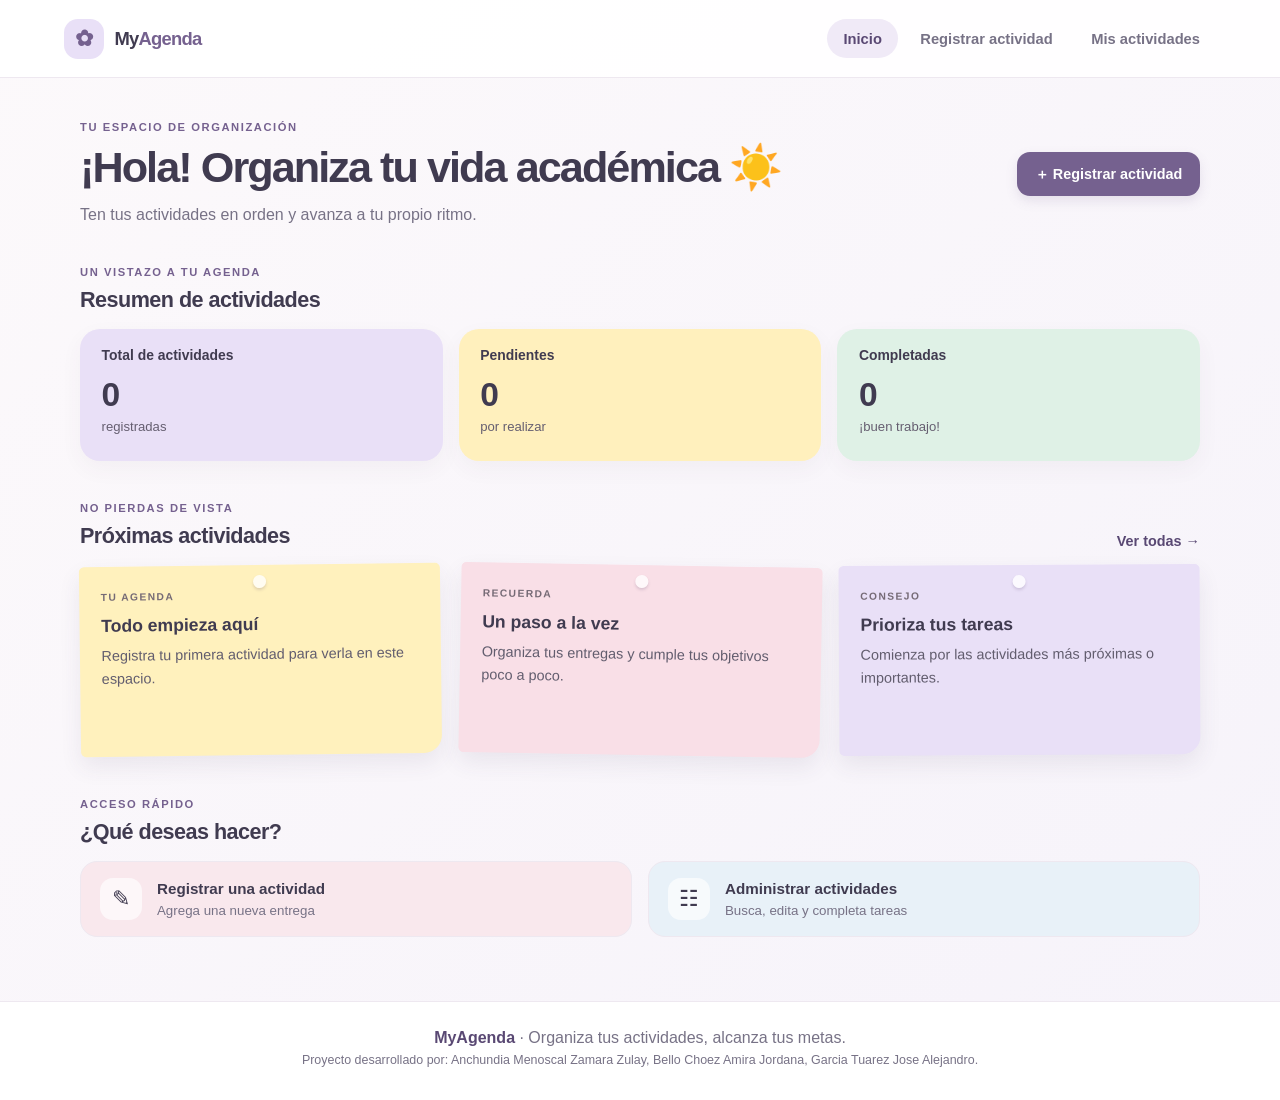
<file: index.html>
<!DOCTYPE html>
<html lang="es">
<head>
  <meta charset="UTF-8">
  <meta name="viewport" content="width=device-width, initial-scale=1">
  <meta name="description" content="MyAgenda: organiza tus actividades académicas.">
  <title>MyAgenda | Inicio</title>
  <link rel="stylesheet" href="css/styles.css">
  <script src="js/app.js" defer></script>
</head>
<body data-page="inicio">
  <a class="skip-link" href="#contenido">Saltar al contenido</a>
  <header class="site-header">
    <a class="brand" href="index.html">
      <span class="brand-icon" aria-hidden="true">✿</span>
      <span>My<span class="brand-accent">Agenda</span></span>
    </a>
    <button class="menu-toggle" type="button" aria-expanded="false" aria-controls="main-nav">Menú</button>
    <nav class="main-nav" id="main-nav" aria-label="Navegación principal">
      <a class="nav-link active" href="index.html" aria-current="page">Inicio</a>
      <a class="nav-link" href="registro.html">Registrar actividad</a>
      <a class="nav-link" href="tareas.html">Mis actividades</a>
    </nav>
  </header>

  <main class="container" id="contenido">
    <section class="welcome-section">
      <div>
        <p class="eyebrow">TU ESPACIO DE ORGANIZACIÓN</p>
        <h1>¡Hola! Organiza tu vida académica <span aria-hidden="true">☀️</span></h1>
        <p class="intro-text">Ten tus actividades en orden y avanza a tu propio ritmo.</p>
      </div>
      <a class="button button-primary" href="registro.html">＋ Registrar actividad</a>
    </section>

    <section aria-labelledby="summary-title">
      <div class="section-title">
        <div>
          <p class="eyebrow">UN VISTAZO A TU AGENDA</p>
 
<h2 id="summary-title">Resumen de actividades</h2>
        </div>
      </div>
      <div class="stats-grid">
        <article class="stat-card stat-lilac">
          <h3 class="stat-label">Total de actividades</h3>
          <strong id="total-activities">0</strong>
          <span class="stat-caption">registradas</span>
        </article>

        <article class="stat-card stat-yellow">
          <h3 class="stat-label">Pendientes</h3>
          <strong id="pending-activities">0</strong>
          <span class="stat-caption">por realizar</span>
        </article>

        <article class="stat-card stat-mint">
          <h3 class="stat-label">Completadas</h3>
          <strong id="completed-activities">0</strong>
          <span class="stat-caption">¡buen trabajo!</span>
        </article>
      </div>
    </section>


    <section class="dashboard-section" aria-labelledby="upcoming-title">
      <div class="section-heading">
        <div>
          <p class="eyebrow">NO PIERDAS DE VISTA</p>
          <h2 id="upcoming-title">Próximas actividades</h2>
        </div>
        <a class="text-link" href="tareas.html">Ver todas →</a>
      </div>
      <div class="notes-grid" id="upcoming-list" aria-live="polite">
        <article class="note note-yellow">
          <span class="note-pin" aria-hidden="true"></span>
          <p class="note-kicker">TU AGENDA</p>
          <h3>Todo empieza aquí</h3>
          <p>Registra tu primera actividad para verla en este espacio.</p>
        </article>
        <article class="note note-pink">
          <span class="note-pin" aria-hidden="true"></span>
          <p class="note-kicker">RECUERDA</p>
          <h3>Un paso a la vez</h3>
          <p>Organiza tus entregas y cumple tus objetivos poco a poco.</p>
        </article>
        <article class="note note-lilac">
          <span class="note-pin" aria-hidden="true"></span>
          <p class="note-kicker">CONSEJO</p>
          <h3>Prioriza tus tareas</h3>
          <p>Comienza por las actividades más próximas o importantes.</p>
        </article>
      </div>
    </section>

    <section class="quick-access" aria-labelledby="quick-title">
      <div>
        <p class="eyebrow">ACCESO RÁPIDO</p>
        <h2 id="quick-title">¿Qué deseas hacer?</h2>
      </div>
      <div class="quick-actions">
        <a class="quick-card quick-pink" href="registro.html"><span aria-hidden="true">✎</span><strong>Registrar una actividad</strong><small>Agrega una nueva entrega</small></a>
        <a class="quick-card quick-blue" href="tareas.html"><span aria-hidden="true">☷</span><strong>Administrar actividades</strong><small>Busca, edita y completa tareas</small></a>
      </div>
    </section>
  </main>

  <footer class="site-footer">
    <p><strong>MyAgenda</strong> · Organiza tus actividades, alcanza tus metas.</p>
    <p class="footer-small">Proyecto desarrollado  por: Anchundia Menoscal Zamara Zulay, Bello Choez Amira Jordana, Garcia Tuarez Jose Alejandro.</p>
  </footer>
</body>
</html>
</file>
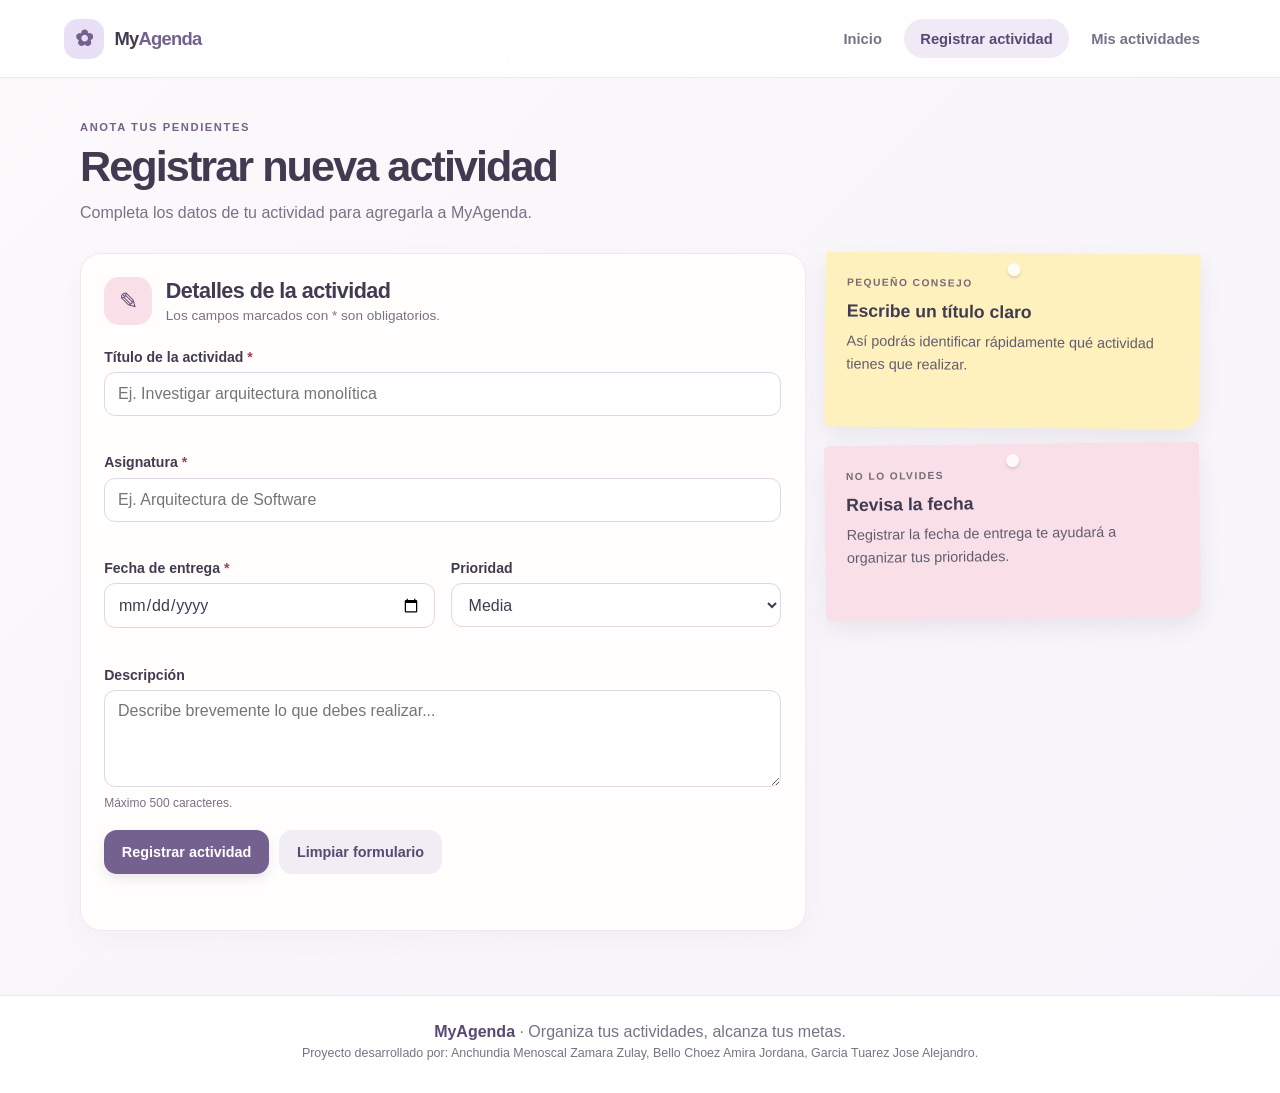
<file: registro.html>
<!DOCTYPE html>
<html lang="es">
<head>
  <meta charset="UTF-8">
  <meta name="viewport" content="width=device-width, initial-scale=1">
  <meta name="description" content="Registra una nueva actividad académica en MyAgenda.">
  <title>MyAgenda | Registrar actividad</title>
  <link rel="stylesheet" href="css/styles.css">
  <script src="js/app.js" defer></script>
</head>
<body data-page="registro">
  <a class="skip-link" href="#contenido">Saltar al contenido</a>
  <header class="site-header">
    <a class="brand" href="index.html">
      <span class="brand-icon" aria-hidden="true">✿</span>
      <span>My<span class="brand-accent">Agenda</span></span>
    </a>
    <button class="menu-toggle" type="button" aria-expanded="false" aria-controls="main-nav">Menú</button>
    <nav class="main-nav" id="main-nav" aria-label="Navegación principal">
      <a class="nav-link" href="index.html">Inicio</a>
      <a class="nav-link active" href="registro.html" aria-current="page">Registrar actividad</a>
      <a class="nav-link" href="tareas.html">Mis actividades</a>
    </nav>
  </header>

  <main class="container" id="contenido">
    <section class="page-intro">
      <p class="eyebrow">ANOTA TUS PENDIENTES</p>
      <h1 id="form-page-title">Registrar nueva actividad</h1>
      <p class="intro-text">Completa los datos de tu actividad para agregarla a MyAgenda.</p>
    </section>

    <div class="form-page-layout">
      <section class="panel form-panel" aria-labelledby="activity-form-heading">
        <div class="panel-heading">
          <span class="heading-sticker" aria-hidden="true">✎</span>
          <div>
            <h2 id="activity-form-heading">Detalles de la actividad</h2>
            <p>Los campos marcados con * son obligatorios.</p>
          </div>
        </div>

        <form id="activity-form" novalidate>
          <input type="hidden" id="activity-id" name="activityId">

          <div class="form-field">
            <label for="activity-title">Título de la actividad <span aria-hidden="true">*</span></label>
            <input type="text" id="activity-title" name="title" maxlength="100" required
              placeholder="Ej. Investigar arquitectura monolítica">
            <small class="field-error" id="title-error"></small>
          </div>

          <div class="form-field">
            <label for="activity-subject">Asignatura <span aria-hidden="true">*</span></label>
            <input type="text" id="activity-subject" name="subject" maxlength="70" required
              placeholder="Ej. Arquitectura de Software">
            <small class="field-error" id="subject-error"></small>
          </div>

          <div class="form-row">
            <div class="form-field">
              <label for="activity-date">Fecha de entrega <span aria-hidden="true">*</span></label>
              <input type="date" id="activity-date" name="dueDate" required>
              <small class="field-error" id="date-error"></small>
            </div>
            <div class="form-field">
              <label for="activity-priority">Prioridad</label>
              <select id="activity-priority" name="priority">
                <option value="Baja">Baja</option>
                <option value="Media" selected>Media</option>
                <option value="Alta">Alta</option>
              </select>
            </div>
          </div>

          <div class="form-field">
            <label for="activity-description">Descripción</label>
            <textarea id="activity-description" name="description" rows="4" maxlength="500"
              placeholder="Describe brevemente lo que debes realizar..."></textarea>
            <small class="helper-text">Máximo 500 caracteres.</small>
          </div>

          <div class="form-actions">
            <button class="button button-primary" type="submit" id="save-activity-button">Registrar actividad</button>
            <button class="button button-secondary" type="reset">Limpiar formulario</button>
          </div>
          <p class="form-feedback" id="form-feedback" role="status" aria-live="polite"></p>
        </form>
      </section>

      <aside class="side-notes" aria-label="Consejos para organizarte">
        <article class="note note-yellow">
          <span class="note-pin" aria-hidden="true"></span>
          <p class="note-kicker">PEQUEÑO CONSEJO</p>
          <h3>Escribe un título claro</h3>
          <p>Así podrás identificar rápidamente qué actividad tienes que realizar.</p>
        </article>
        <article class="note note-pink">
          <span class="note-pin" aria-hidden="true"></span>
          <p class="note-kicker">NO LO OLVIDES</p>
          <h3>Revisa la fecha</h3>
          <p>Registrar la fecha de entrega te ayudará a organizar tus prioridades.</p>
        </article>
      </aside>
    </div>
  </main>

  <footer class="site-footer">
    <p><strong>MyAgenda</strong> · Organiza tus actividades, alcanza tus metas.</p>
    <p class="footer-small">Proyecto desarrollado  por: Anchundia Menoscal Zamara Zulay, Bello Choez Amira Jordana, Garcia Tuarez Jose Alejandro.</p>
  </footer>
</body>
</html>
</file>
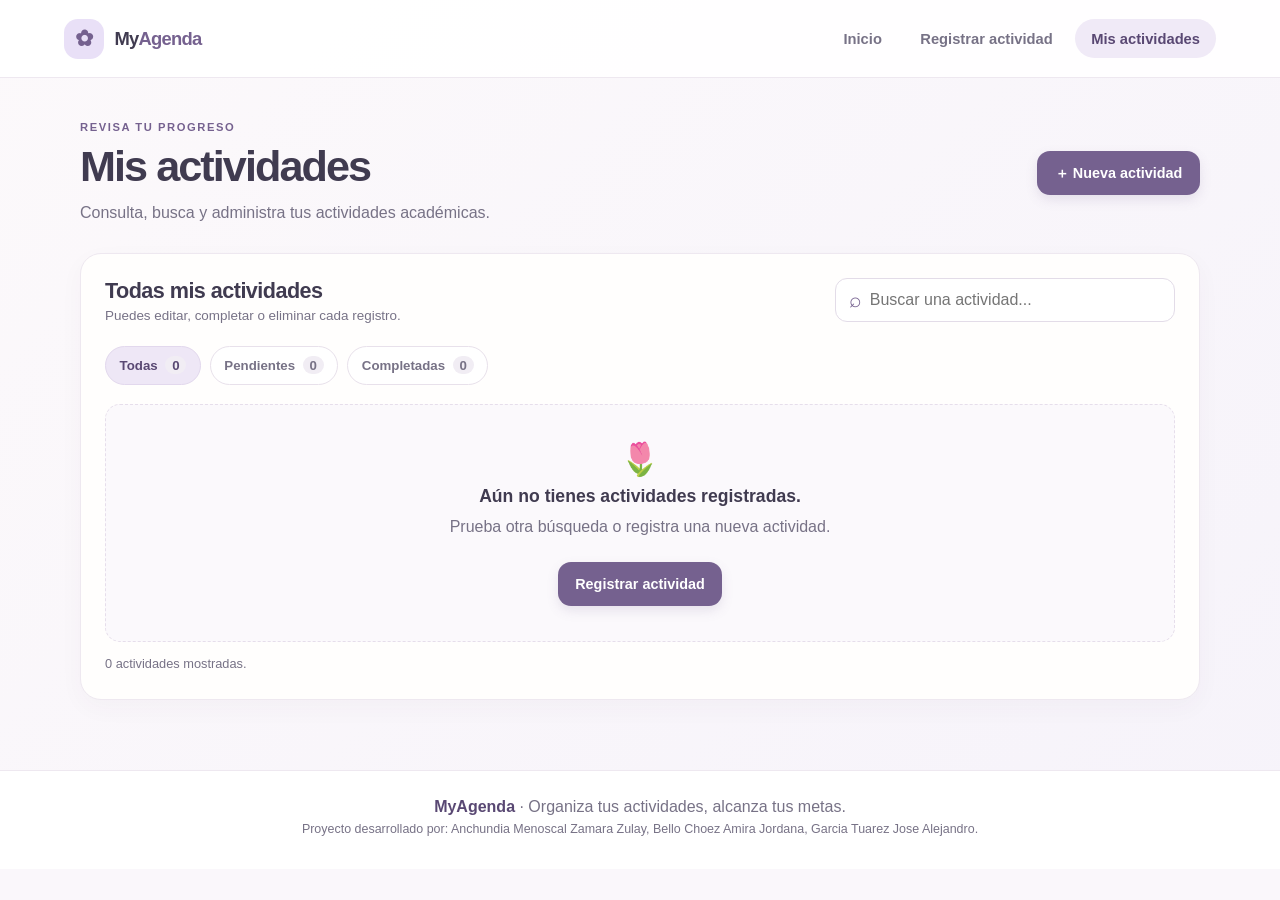
<file: tareas.html>
<!DOCTYPE html>
<html lang="es">
<head>
  <meta charset="UTF-8">
  <meta name="viewport" content="width=device-width, initial-scale=1">
  <meta name="description" content="Consulta y administra tus actividades académicas en MyAgenda.">
  <title>MyAgenda | Mis actividades</title>
  <link rel="stylesheet" href="css/styles.css">
  <script src="js/app.js" defer></script>
</head>
<body data-page="tareas">
  <a class="skip-link" href="#contenido">Saltar al contenido</a>
  <header class="site-header">
    <a class="brand" href="index.html">
      <span class="brand-icon" aria-hidden="true">✿</span>
      <span>My<span class="brand-accent">Agenda</span></span>
    </a>
    <button class="menu-toggle" type="button" aria-expanded="false" aria-controls="main-nav">Menú</button>
    <nav class="main-nav" id="main-nav" aria-label="Navegación principal">
      <a class="nav-link" href="index.html">Inicio</a>
      <a class="nav-link" href="registro.html">Registrar actividad</a>
      <a class="nav-link active" href="tareas.html" aria-current="page">Mis actividades</a>
    </nav>
  </header>

  <main class="container" id="contenido">
    <section class="page-intro page-intro-row">
      <div>
        <p class="eyebrow">REVISA TU PROGRESO</p>
        <h1>Mis actividades</h1>
        <p class="intro-text">Consulta, busca y administra tus actividades académicas.</p>
      </div>
      <a class="button button-primary" href="registro.html">＋ Nueva actividad</a>
    </section>

    <section class="panel activities-panel" aria-labelledby="activities-heading">
      <div class="activities-top">
        <div>
          <h2 id="activities-heading">Todas mis actividades</h2>
          <p class="muted small-text">Puedes editar, completar o eliminar cada registro.</p>
        </div>
        <label class="search-box" for="activity-search">
          <span aria-hidden="true">⌕</span>
          <input type="search" id="activity-search" placeholder="Buscar una actividad..." autocomplete="off">
        </label>
      </div>

      <div class="filter-row" role="group" aria-label="Filtrar actividades por estado">
        <button class="filter-button active" type="button" data-filter="todas" aria-pressed="true">Todas <span id="count-all">0</span></button>
        <button class="filter-button" type="button" data-filter="pendientes" aria-pressed="false">Pendientes <span id="count-pending">0</span></button>
        <button class="filter-button" type="button" data-filter="completadas" aria-pressed="false">Completadas <span id="count-completed">0</span></button>
      </div>

      <div id="activities-list" class="activities-list" aria-live="polite">
        <div class="empty-state">
          <span aria-hidden="true">🌷</span>
          <h3>Aún no tienes actividades</h3>
          <p>Registra una nueva actividad para comenzar a organizarte.</p>
          <a class="button button-primary" href="registro.html">Registrar actividad</a>
        </div>
      </div>
      <p class="results-message" id="results-message" aria-live="polite"></p>
    </section>
  </main>

  <footer class="site-footer">
    <p><strong>MyAgenda</strong> · Organiza tus actividades, alcanza tus metas.</p>
    <p class="footer-small">Proyecto desarrollado  por: Anchundia Menoscal Zamara Zulay, Bello Choez Amira Jordana, Garcia Tuarez Jose Alejandro.</p>
  </footer>
</body>
</html>
</file>
<file: css/styles.css>
:root {
  --ink: #403b50;
  --muted: #777286;
  --primary: #75618f;
  --primary-dark: #594873;
  --line: #eee8f0;
  --paper: #fffefd;
  --lilac: #e9e0f7;
  --pink: #f9dfe7;
  --yellow: #fff0bd;
  --mint: #dff1e6;
  --blue: #dcecf8;
  --danger: #a33e58;
  font-family: "Trebuchet MS", Arial, sans-serif;
  color: var(--ink);
  background: #faf7fb;
}
* { box-sizing: border-box; }
body {
  margin: 0;
  min-width: 320px;
  background: linear-gradient(135deg, #fcf9fb 0%, #f6f3fa 100%);
}
a { color: inherit; }
button, input, select, textarea { font: inherit; }
:focus-visible { outline: 3px solid #665084; outline-offset: 3px; }
.skip-link {
  position: absolute; left: 1rem; top: -5rem; z-index: 20;
  padding: .8rem 1rem; border-radius: .6rem; background: white;
}
.skip-link:focus { top: 1rem; }
.site-header {
  min-height: 78px; display: flex; align-items: center; justify-content: space-between;
  gap: 1rem; padding: .8rem max(5vw, 1rem); background: rgba(255,255,255,.94);
  border-bottom: 1px solid var(--line);
}
.brand {
  display: flex; align-items: center; gap: .65rem; text-decoration: none;
  font-size: 1.15rem; font-weight: 800; letter-spacing: -.04em;
}
.brand-icon {
  display: grid; place-items: center; width: 40px; height: 40px; border-radius: 14px;
  background: var(--lilac); color: var(--primary); font-size: 1.4rem;
}
.brand-accent { color: var(--primary); }
.main-nav { display: flex; align-items: center; gap: .4rem; }
.nav-link {
  padding: .7rem 1rem; border-radius: 999px; text-decoration: none;
  color: var(--muted); font-size: .92rem; font-weight: 700;
}
.nav-link:hover, .nav-link.active { background: #f0eaf7; color: var(--primary-dark); }
.menu-toggle {
  display: none; min-height: 42px; padding: .5rem .85rem; border: 1px solid var(--line);
  border-radius: 11px; background: white; color: var(--primary-dark);
}
.container { width: min(1120px, 90%); margin: 2.7rem auto 4rem; min-height: 65vh; }
h1, h2, h3, p { margin-top: 0; }
h1 { font-size: clamp(1.9rem, 4vw, 2.7rem); letter-spacing: -.045em; margin-bottom: .55rem; }
h2 { font-size: 1.35rem; letter-spacing: -.025em; margin-bottom: .5rem; }
h3 { font-size: 1.1rem; margin-bottom: .55rem; }
.eyebrow, .note-kicker {
  color: var(--primary); font-size: .7rem; font-weight: 800;
  letter-spacing: .14em; margin-bottom: .55rem;
}
.intro-text { color: var(--muted); line-height: 1.6; margin-bottom: 0; }
.welcome-section, .page-intro-row {
  display: flex; justify-content: space-between; align-items: center; gap: 1.2rem;
}
.button {
  display: inline-flex; align-items: center; justify-content: center; gap: .35rem;
  min-height: 44px; padding: .7rem 1.1rem; border: 0; border-radius: 13px;
  text-decoration: none; cursor: pointer; font-weight: 800; font-size: .9rem;
}
.button-primary { background: var(--primary); color: white; box-shadow: 0 5px 12px #74618f25; }
.button-primary:hover { background: var(--primary-dark); }
.button-secondary { background: #f1edf5; color: var(--primary-dark); }
.button-secondary:hover { background: #e9e1f0; }
.section-title { margin: 2.4rem 0 1rem; }
.stats-grid { display: grid; grid-template-columns: repeat(3, 1fr); gap: 1rem; }
.stat-card {
  min-height: 132px; padding: 1.15rem 1.35rem; border-radius: 20px;
  display: flex; flex-direction: column; gap: .15rem;
  box-shadow: 0 8px 22px #51435d0c;
}
.stat-lilac { background: var(--lilac); }
.stat-yellow { background: var(--yellow); }
.stat-mint { background: var(--mint); }
.stat-label { font-size: .87rem; font-weight: 800; }
.stat-card strong { font-size: 2.1rem; line-height: 1.25; }
.stat-caption { color: #655e70; font-size: .82rem; }
.dashboard-section { margin-top: 2.6rem; }
.section-heading { display: flex; justify-content: space-between; align-items: end; gap: 1rem; margin-bottom: 1rem; }
.section-heading h2 { margin-bottom: 0; }
.text-link { color: var(--primary-dark); font-size: .9rem; font-weight: 800; text-decoration: none; }
.text-link:hover { text-decoration: underline; }
.notes-grid { display: grid; grid-template-columns: repeat(3, 1fr); gap: 1.2rem; }
.note {
  position: relative; min-height: 190px; padding: 1.55rem 1.35rem 1.2rem;
  border-radius: 5px 5px 18px 5px; box-shadow: 0 10px 22px #4a3a5716;
  transform: rotate(-.7deg);
}
.note:nth-child(2) { transform: rotate(1deg); }
.note:nth-child(3) { transform: rotate(-.3deg); }
.note-yellow { background: #fff1bd; }
.note-pink { background: #f9dfe7; }
.note-lilac { background: #e9e0f7; }
.note-mint { background: #dff1e6; }
.note-blue { background: #dcecf8; }
.note-pin {
  position: absolute; width: 13px; height: 13px; top: 10px; left: calc(50% - 6px);
  border-radius: 50%; background: #ffffffc9; box-shadow: 0 2px 3px #55456830;
}
.note-kicker { color: #756a75; font-size: .64rem; margin: 0 0 .8rem; }
.note p:last-child { color: #625d6e; font-size: .9rem; line-height: 1.55; margin-bottom: 0; }
.note-date { display: inline-block; margin-top: .8rem; font-size: .78rem; font-weight: 800; color: #51485d; }
.quick-access { margin-top: 2.7rem; }
.quick-actions { display: grid; grid-template-columns: 1fr 1fr; gap: 1rem; margin-top: 1rem; }
.quick-card {
  display: grid; grid-template-columns: 44px 1fr; grid-template-rows: auto auto;
  align-items: center; column-gap: .8rem; padding: 1rem 1.2rem; border-radius: 17px;
  text-decoration: none; border: 1px solid #eee8f0;
}
.quick-card > span { grid-row: 1 / span 2; display: grid; place-items: center; width: 42px; height: 42px; border-radius: 13px; font-size: 1.35rem; background: #ffffffa8; }
.quick-card strong { font-size: .95rem; }
.quick-card small { color: var(--muted); margin-top: .2rem; }
.quick-pink { background: #f9e8ed; } .quick-blue { background: #e8f1f8; }
.page-intro { margin-bottom: 1.7rem; }
.form-page-layout { display: grid; grid-template-columns: minmax(0, 1.45fr) minmax(230px, .75fr); gap: 1.2rem; align-items: start; }
.panel {
  padding: 1.45rem; background: var(--paper); border: 1px solid var(--line);
  border-radius: 21px; box-shadow: 0 8px 24px #4a3a5709;
}
.panel-heading { display: flex; align-items: center; gap: .85rem; margin-bottom: 1.5rem; }
.panel-heading h2 { margin-bottom: .25rem; }
.panel-heading p { color: var(--muted); font-size: .85rem; margin-bottom: 0; }
.heading-sticker {
  display: grid; place-items: center; width: 48px; height: 48px; border-radius: 15px;
  background: var(--pink); color: var(--primary-dark); font-size: 1.45rem;
}
.form-field { margin-bottom: 1.05rem; }
.form-field label { display: block; margin-bottom: .45rem; font-size: .88rem; font-weight: 800; }
.form-field label span { color: var(--danger); }
input, select, textarea {
  width: 100%; min-height: 44px; padding: .72rem .8rem; border: 1px solid #ded8e4;
  border-radius: 11px; background: white; color: var(--ink);
}
textarea { resize: vertical; }
input:focus, select:focus, textarea:focus { border-color: var(--primary); }
.form-row { display: grid; grid-template-columns: 1fr 1fr; gap: 1rem; }
.field-error { display: block; min-height: 1.1rem; margin-top: .25rem; color: var(--danger); font-size: .78rem; }
.helper-text { display: block; color: var(--muted); font-size: .75rem; margin-top: .3rem; }
.form-actions { display: flex; flex-wrap: wrap; gap: .65rem; margin-top: 1.3rem; }
.form-feedback { min-height: 1.2rem; margin: .8rem 0 0; color: #376a4b; font-size: .87rem; }
.side-notes { display: grid; gap: 1rem; }
.side-notes .note { min-height: 175px; transform: rotate(.5deg); }
.side-notes .note:nth-child(2) { transform: rotate(-.7deg); }
.activities-panel { padding: 1.5rem; }
.activities-top { display: flex; justify-content: space-between; align-items: center; gap: 1rem; }
.activities-top h2 { margin-bottom: .3rem; }
.muted { color: var(--muted); }
.small-text { font-size: .84rem; margin-bottom: 0; }
.search-box {
  display: flex; align-items: center; gap: .5rem; width: min(340px, 100%);
  min-height: 44px; padding: 0 .8rem; border: 1px solid #e3dce8;
  border-radius: 12px; color: var(--primary); background: white;
}
.search-box span { font-size: 1.3rem; }
.search-box input { min-height: 40px; border: 0; outline: 0; padding: .45rem 0; }
.search-box input:focus-visible { outline: 0; }
.filter-row { display: flex; flex-wrap: wrap; gap: .55rem; margin: 1.4rem 0 1.2rem; }
.filter-button {
  min-height: 39px; padding: .5rem .85rem; border: 1px solid #e8e1eb;
  border-radius: 999px; background: white; color: var(--muted); cursor: pointer; font-weight: 800; font-size: .83rem;
}
.filter-button span { display: inline-block; min-width: 21px; padding: .1rem .35rem; margin-left: .25rem; border-radius: 999px; background: #f1edf4; }
.filter-button.active { background: #eee7f6; color: var(--primary-dark); border-color: #e2d8ed; }
.activities-list { display: grid; gap: .8rem; }
.activity-card {
  display: grid; grid-template-columns: 1fr auto; gap: 1rem; align-items: center;
  padding: 1rem; border: 1px solid #eee8f0; border-radius: 15px; background: #fffdfd;
}
.activity-card.is-completed { background: #f8fbf8; }
.activity-card.is-completed .activity-title { text-decoration: line-through; color: #777; }
.activity-title { font-size: 1rem; font-weight: 800; margin-bottom: .35rem; overflow-wrap: anywhere; }
.activity-description { color: var(--muted); font-size: .85rem; margin: .45rem 0 0; line-height: 1.45; }
.activity-meta { display: flex; flex-wrap: wrap; gap: .4rem .8rem; color: var(--muted); font-size: .8rem; }
.priority, .status {
  display: inline-block; padding: .25rem .55rem; border-radius: 999px; font-size: .72rem; font-weight: 800;
}
.priority-high { background: #f9dfe7; color: #873b53; }
.priority-medium { background: #fff0bd; color: #735b1b; }
.priority-low { background: #dff1e6; color: #376a4b; }
.status-pending { background: #eee7f6; color: var(--primary-dark); }
.status-done { background: #dff1e6; color: #376a4b; }
.activity-actions { display: flex; flex-wrap: wrap; justify-content: flex-end; gap: .4rem; }
.action-button {
  min-width: 38px; min-height: 36px; padding: .45rem .65rem; border: 1px solid #e6dfea;
  border-radius: 9px; background: white; color: var(--primary-dark); cursor: pointer; font-size: .78rem; font-weight: 800;
}
.action-button:hover { background: #f3eef7; }
.action-button.delete { color: var(--danger); }
.empty-state {
  padding: 2.2rem 1rem; text-align: center; background: #fbf9fc;
  border: 1px dashed #e6deeb; border-radius: 15px; color: var(--muted);
}
.empty-state > span { font-size: 2rem; }
.empty-state h3 { color: var(--ink); margin: .5rem 0; }
.empty-state p { line-height: 1.5; }
.empty-state .button { margin-top: .4rem; }
.results-message { min-height: 1.2rem; color: var(--muted); font-size: .8rem; margin: .9rem 0 0; }
.site-footer {
  padding: 1.7rem 1rem; text-align: center; color: var(--muted);
  background: white; border-top: 1px solid var(--line);
}
.site-footer p { margin-bottom: .35rem; }
.site-footer strong { color: var(--primary-dark); }
.footer-small { font-size: .78rem; }
@media (max-width: 780px) {
  .site-header { flex-wrap: wrap; padding: .8rem 5%; }
  .menu-toggle { display: block; }
  .main-nav { display: none; width: 100%; flex-direction: column; align-items: stretch; }
  .main-nav.open { display: flex; }
  .nav-link { text-align: center; }
  .container { margin: 1.9rem auto 3rem; }
  .welcome-section, .page-intro-row { align-items: flex-start; flex-direction: column; }
  .notes-grid { grid-template-columns: 1fr; gap: 1rem; }
  .note { min-height: 150px; transform: none !important; }
  .form-page-layout { grid-template-columns: 1fr; }
  .side-notes { grid-template-columns: 1fr 1fr; }
  .activities-top { align-items: stretch; flex-direction: column; }
  .search-box { width: 100%; }
}
@media (max-width: 520px) {
  .stats-grid, .quick-actions, .side-notes { grid-template-columns: 1fr; }
  .stat-card { min-height: 105px; }
  .form-row { grid-template-columns: 1fr; gap: 0; }
  .activity-card { grid-template-columns: 1fr; }
  .activity-actions { justify-content: flex-start; }
  .activity-actions .action-button { flex: 1; }
  .filter-row { gap: .4rem; }
  .filter-button { flex: 1; padding: .5rem .45rem; }
  .panel { padding: 1rem; }
}
</file>
